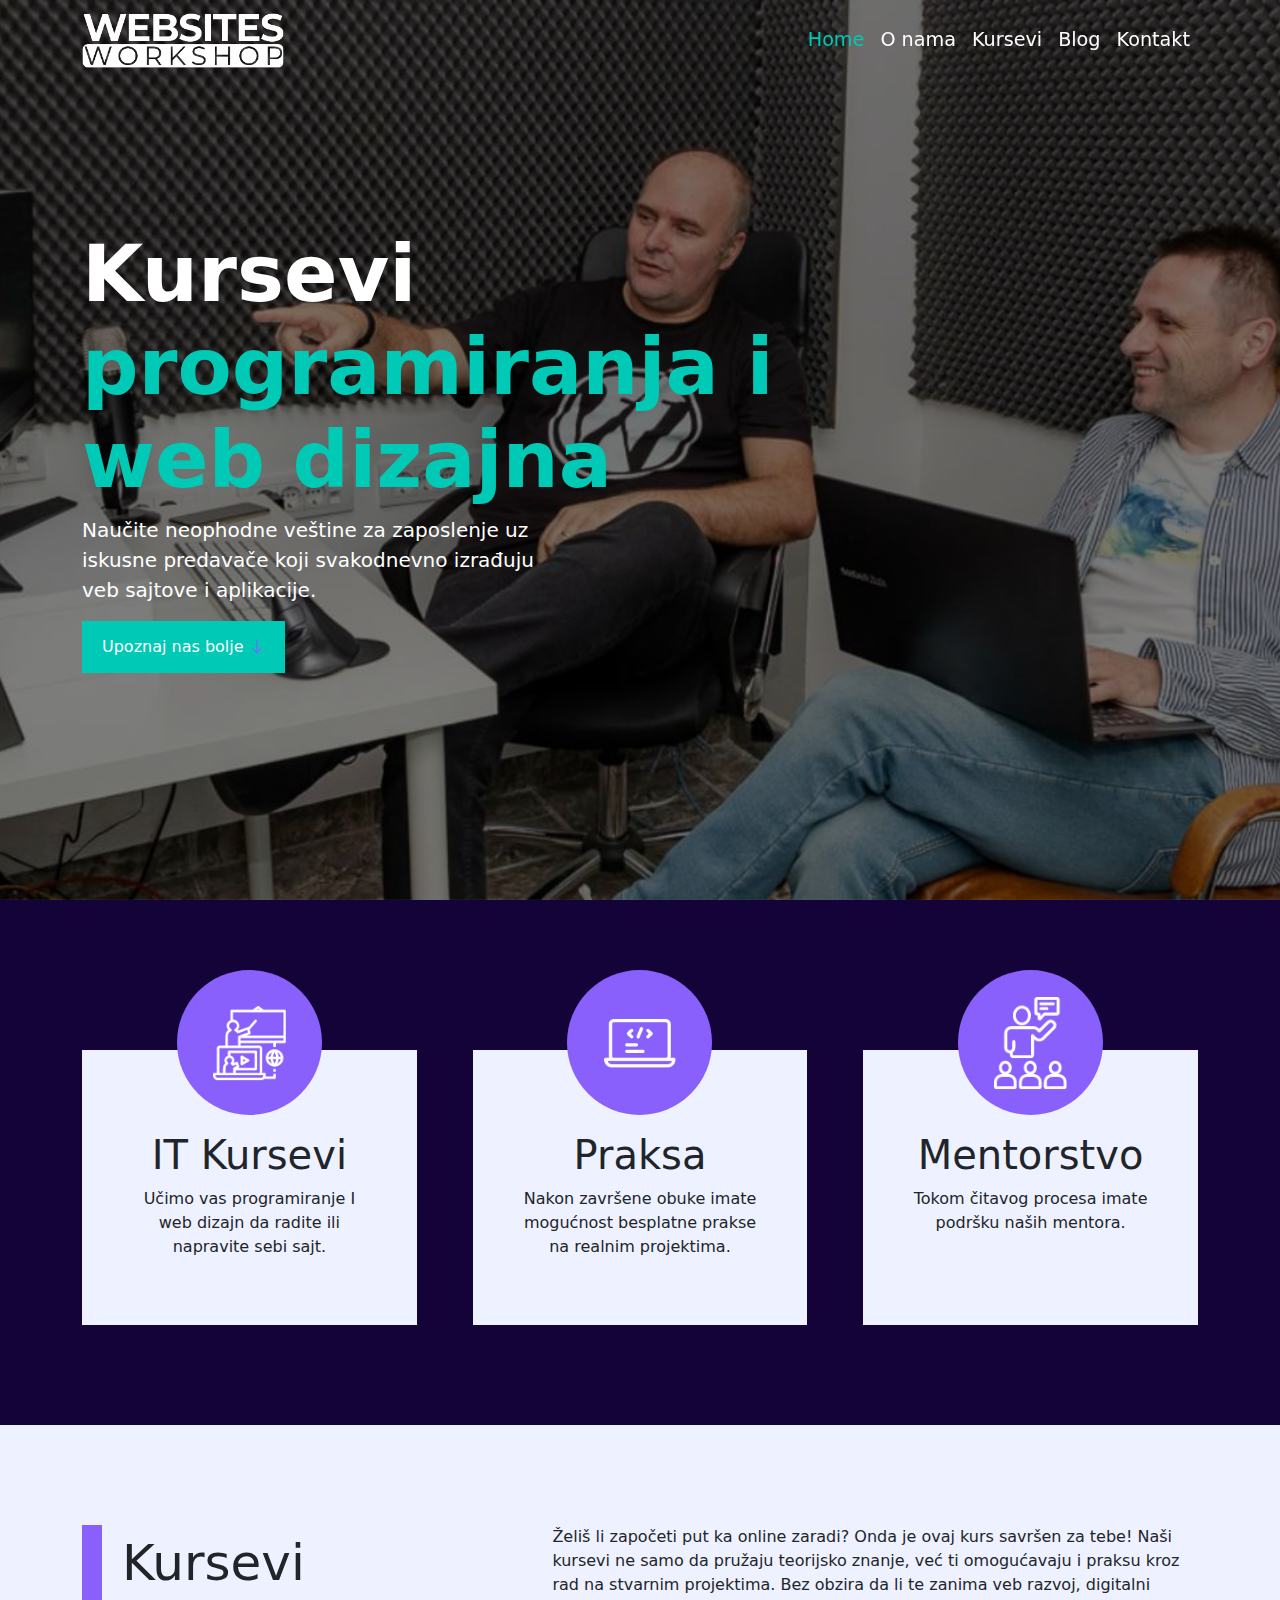
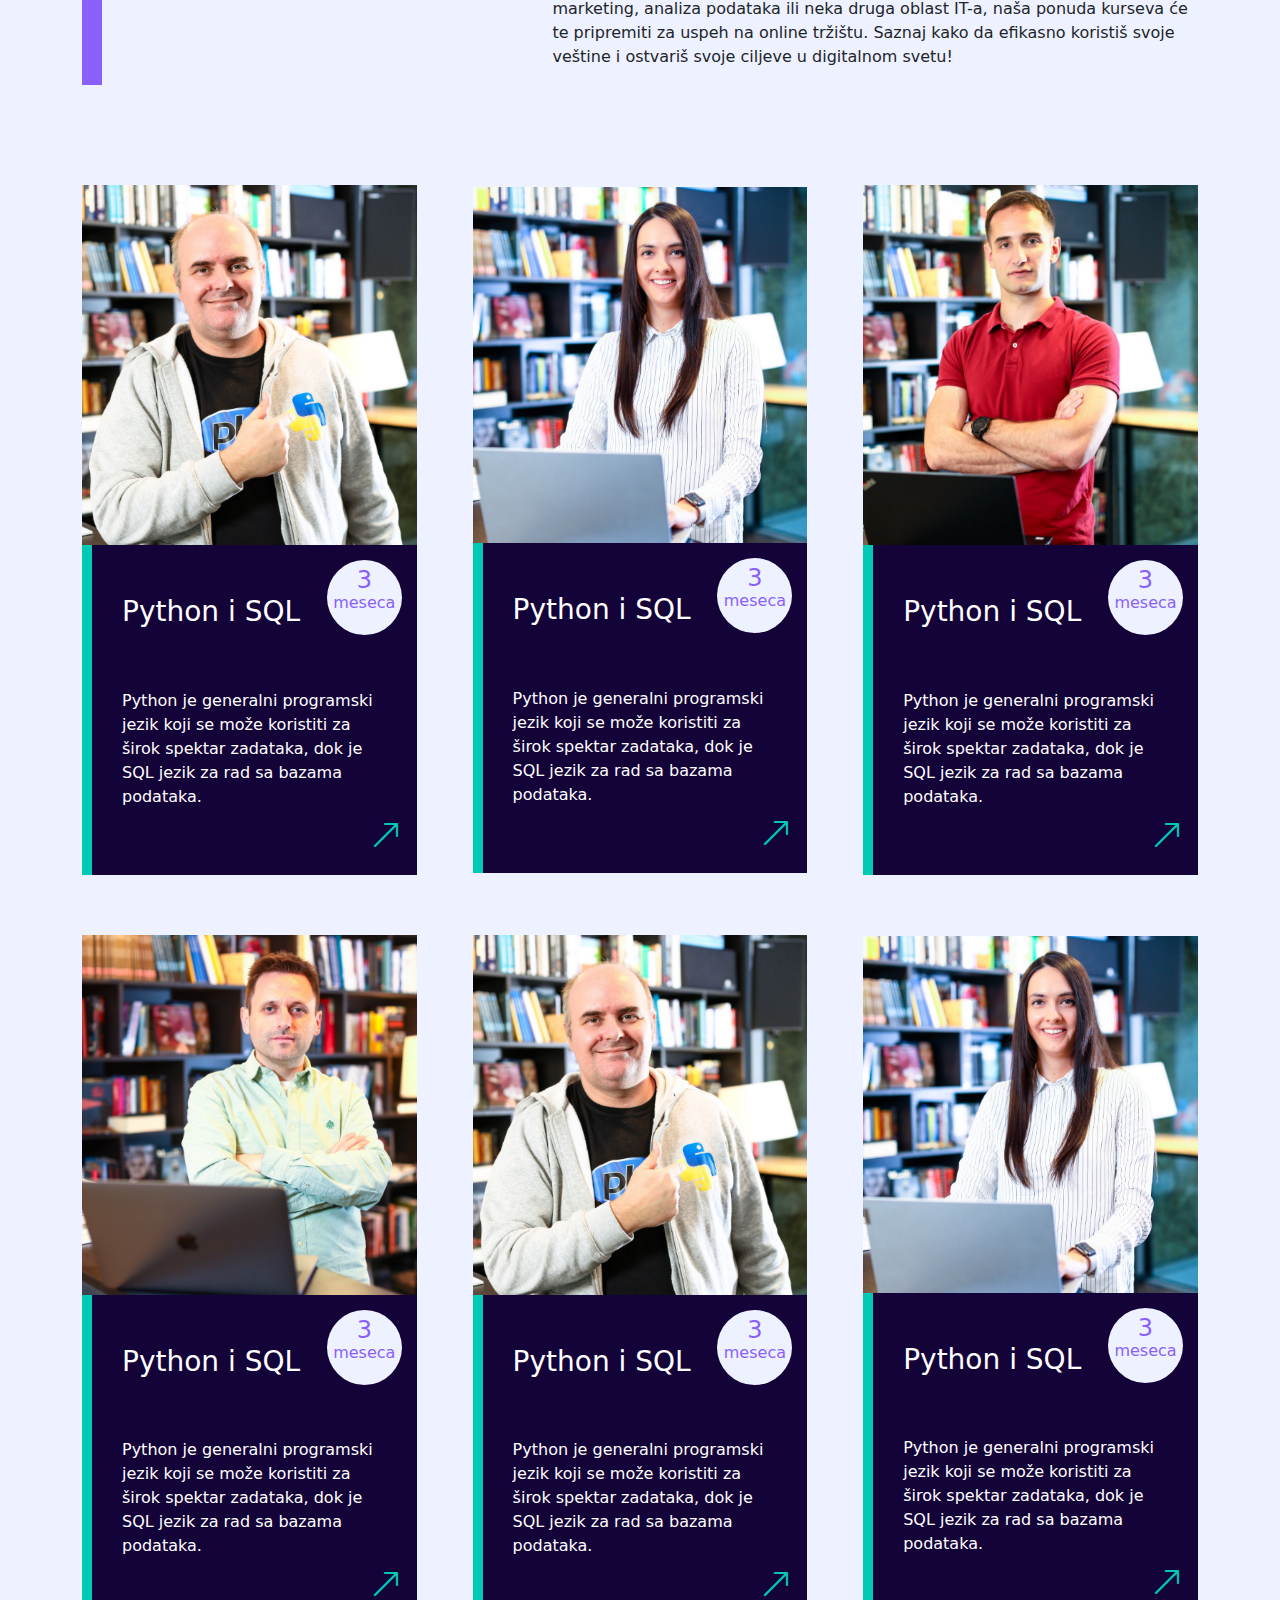
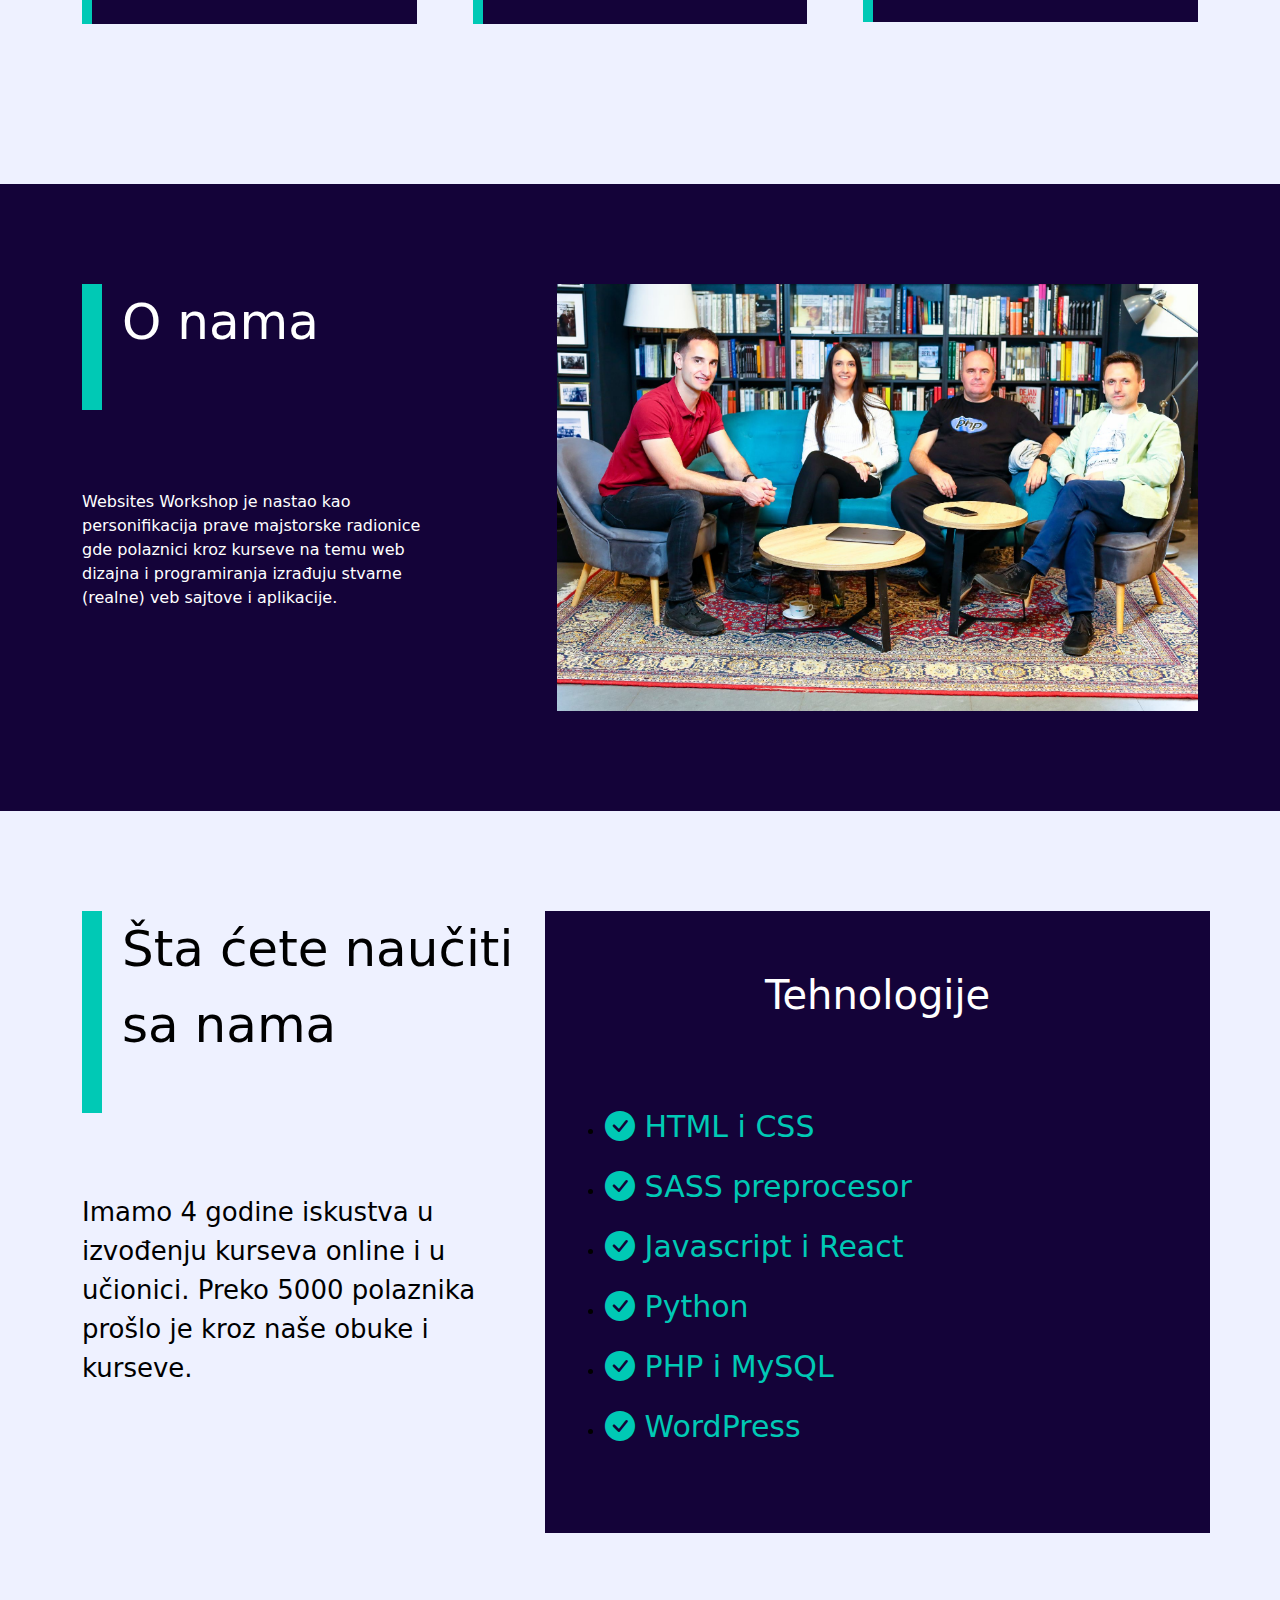
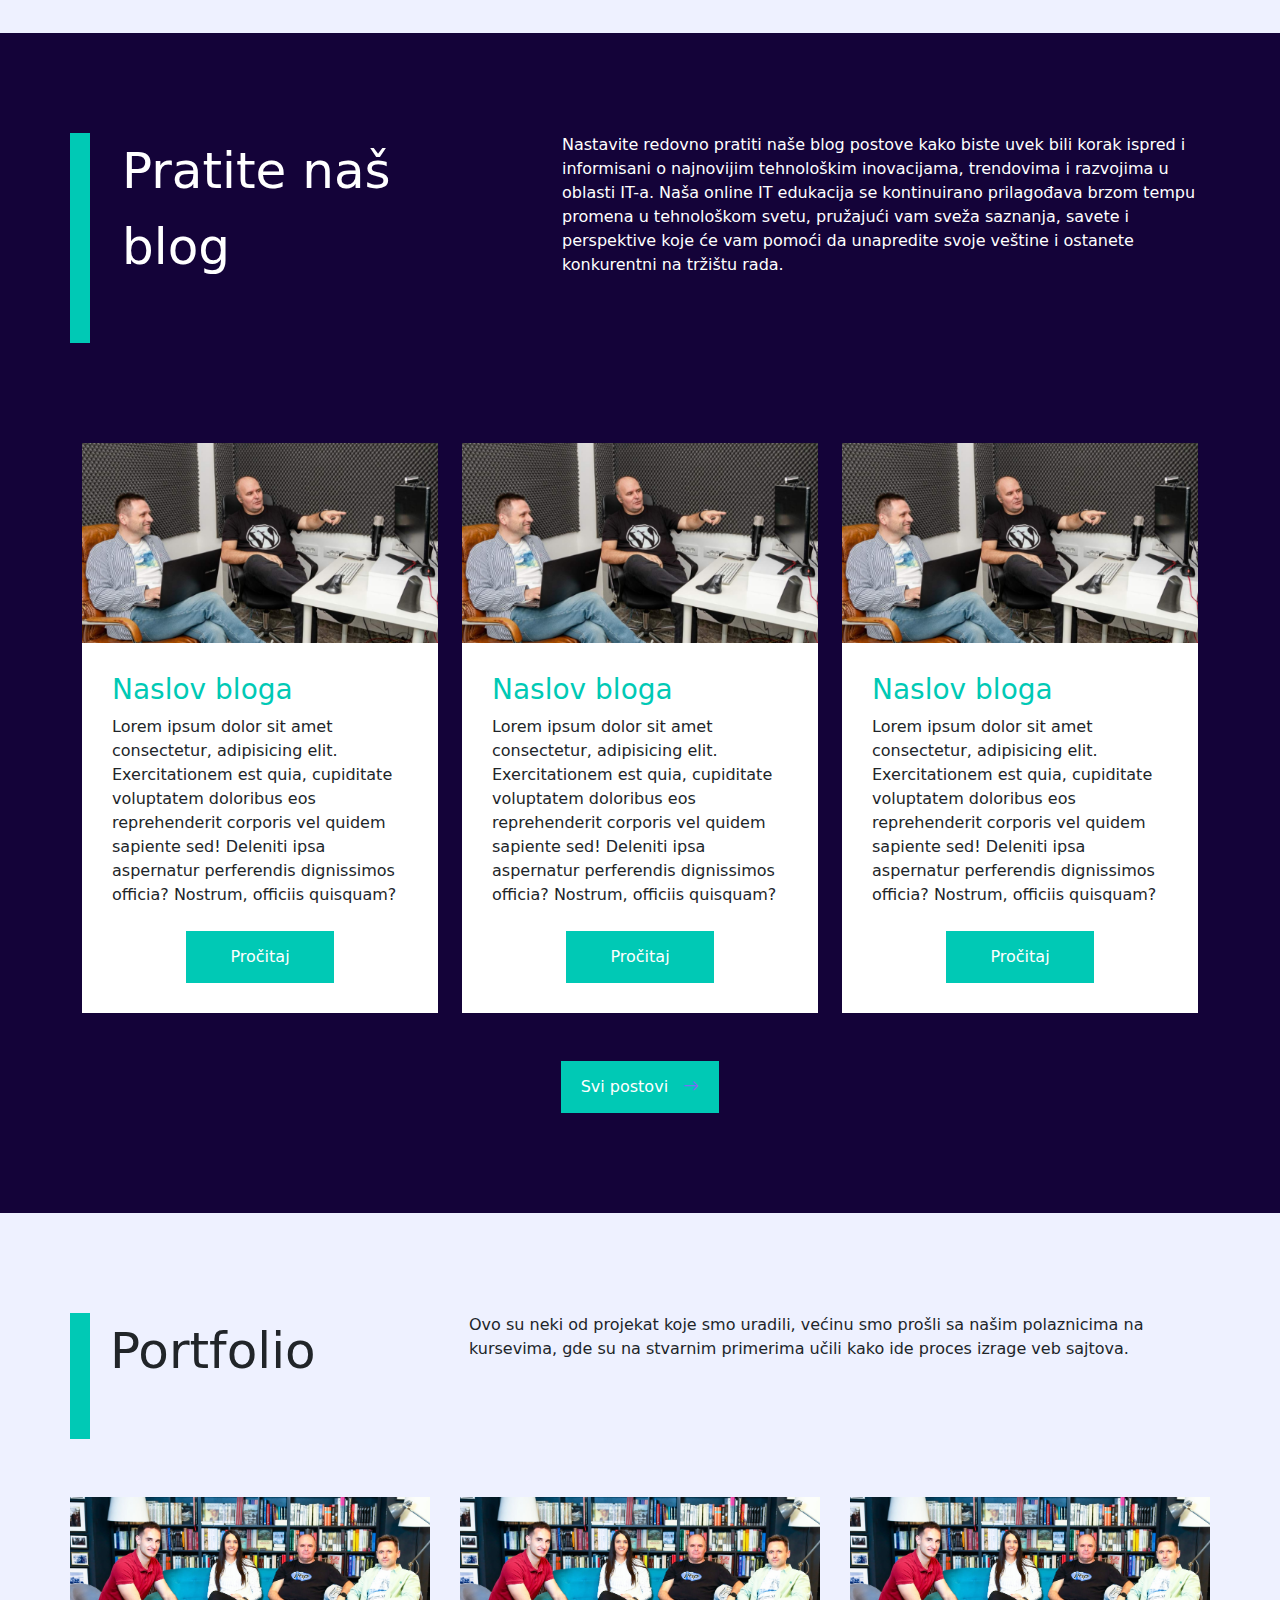
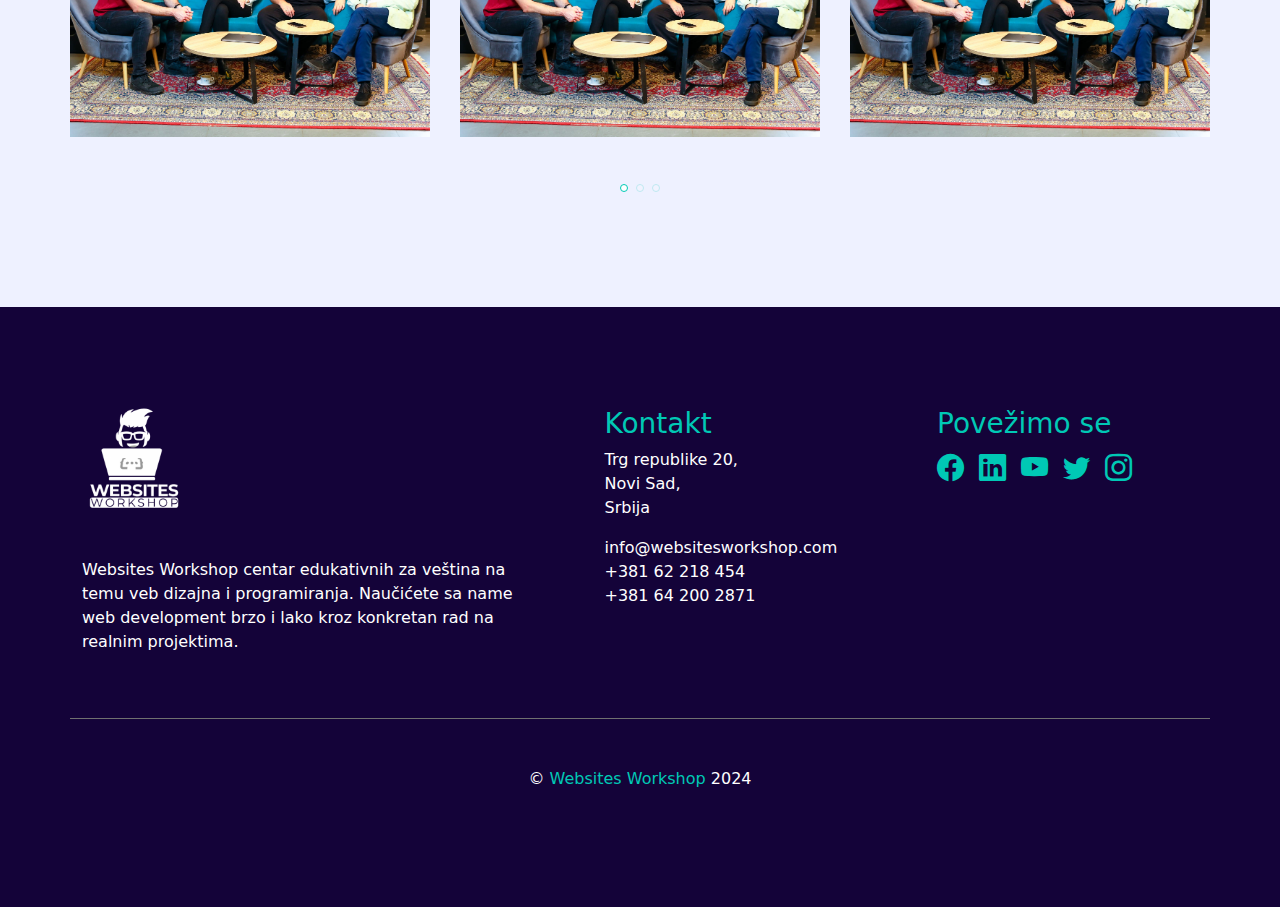
<file: index.html>
<!doctype html>
<html lang="en">

<head>
    <meta charset="utf-8">
    <meta name="viewport" content="width=device-width, initial-scale=1">
    <title>Websites Workshop</title>
    <link href="https://cdn.jsdelivr.net/npm/bootstrap@5.3.3/dist/css/bootstrap.min.css" rel="stylesheet"
        integrity="sha384-QWTKZyjpPEjISv5WaRU9OFeRpok6YctnYmDr5pNlyT2bRjXh0JMhjY6hW+ALEwIH" crossorigin="anonymous">
    <link rel="stylesheet" href="https://cdn.jsdelivr.net/npm/bootstrap-icons@1.11.3/font/bootstrap-icons.min.css">
    <link rel="stylesheet" href="https://cdn.jsdelivr.net/npm/swiper@11/swiper-bundle.min.css" />
    <link rel="stylesheet" href="style.css">
</head>

<body>

    <!-- nav -->
    <nav class="navbar navbar-expand-lg bg-body-tertiary fixed-top">
        <div class="container">
            <a class="navbar-brand" href="index.html">
                <img src="img/logo-tekst-beli.png" alt="">
            </a>
            <button class="navbar-toggler" type="button" data-bs-toggle="collapse" data-bs-target="#navbarNav"
                aria-controls="navbarNav" aria-expanded="false" aria-label="Toggle navigation">
                <span class="navbar-toggler-icon"></span>
            </button>
            <div class="collapse navbar-collapse" id="navbarNav">
                <ul class="navbar-nav ms-auto">
                    <li class="nav-item">
                        <a class="nav-link active" aria-current="page" href="#">Home</a>
                    </li>
                    <li class="nav-item">
                        <a class="nav-link" href="onama.html">O nama</a>
                    </li>
                    <li class="nav-item">
                        <a class="nav-link" href="#">Kursevi</a>
                    </li>
                    <li class="nav-item">
                        <a class="nav-link" href="#">Blog</a>
                    </li>
                    <li class="nav-item">
                        <a class="nav-link" href="#">Kontakt</a>
                    </li>
                </ul>
            </div>
        </div>
    </nav>

    <!-- mainHeader -->
    <header class="mainHeader d-flex align-items-center">
        <div class="container text-white">
            <h1>Kursevi <br> <span>programiranja i <br> web dizajna</span></h1>
            <p>Naučite neophodne veštine za zaposlenje uz <br> iskusne predavače koji svakodnevno izrađuju <br> veb
                sajtove i aplikacije.</p>
            <a href="" class="btn btn-success">Upoznaj nas bolje <i class="bi bi-arrow-down"></i></a>
        </div>
    </header>

    <!-- intro -->
    <div class="intro py text-center">
        <div class="container">
            <div class="d-flex justify-content-between">
                <div class="wrapper">
                    <div class="icon rounded-circle mx-auto">
                        <img src="img/outline.png" alt="">
                    </div>
                    <h3 class="mt-3">IT Kursevi</h3>
                    <p>Učimo vas programiranje I web dizajn da radite ili napravite sebi sajt.</p>
                </div>
                <div class="wrapper">
                    <div class="icon rounded-circle mx-auto">
                        <img src="img/programing_7207366.png" alt="">
                    </div>
                    <h3 class="mt-3">Praksa</h3>
                    <p>Nakon završene obuke imate mogućnost besplatne prakse na realnim projektima.</p>
                </div>
                <div class="wrapper">
                    <div class="icon rounded-circle mx-auto ">
                        <img src="img/mentor_12876042.png" alt="">
                    </div>
                    <h3 class="mt-3">Mentorstvo</h3>
                    <p>Tokom čitavog procesa imate podršku naših mentora.</p>
                </div>
            </div>
        </div>
    </div>

    <!-- kursevi -->
    <div class="kursevi py">
        <div class="container">
            <div class="uvod">
                <h2>Kursevi</h2>
                <p>Želiš li započeti put ka online zaradi? Onda je ovaj kurs savršen za tebe! Naši kursevi ne samo da
                    pružaju teorijsko znanje, već ti omogućavaju i praksu kroz rad na stvarnim projektima. Bez obzira da
                    li te zanima veb razvoj, digitalni marketing, analiza podataka ili neka druga oblast IT-a, naša
                    ponuda kurseva će te pripremiti za uspeh na online tržištu. Saznaj kako da efikasno koristiš svoje
                    veštine i ostvariš svoje ciljeve u digitalnom svetu!</p>
            </div>
            <div class="lista-kurseva pt">
                <div class="kurs">
                    <div class="featured-image">
                        <img src="img/sloba.png" alt="">
                    </div>
                    <div class="tekst">
                        <h3>Python i SQL</h3>
                        <p>Python je generalni programski jezik koji se može koristiti za širok spektar zadataka, dok je
                            SQL jezik za rad sa bazama podataka.</p>
                        <span><b>3</b> <br> meseca</span>
                        <a href=""><i class="bi bi-arrow-up-right"></i></a>
                    </div>
                </div>
                <div class="kurs">
                    <div class="featured-image">
                        <img src="img/aleksandra.png" alt="">
                    </div>
                    <div class="tekst">
                        <h3>Python i SQL</h3>
                        <p>Python je generalni programski jezik koji se može koristiti za širok spektar zadataka, dok je
                            SQL jezik za rad sa bazama podataka.</p>
                        <span><b>3</b> <br> meseca</span>
                        <a href=""><i class="bi bi-arrow-up-right"></i></a>
                    </div>
                </div>
                <div class="kurs">
                    <div class="featured-image">
                        <img src="img/predavac.png" alt="">
                    </div>
                    <div class="tekst">
                        <h3>Python i SQL</h3>
                        <p>Python je generalni programski jezik koji se može koristiti za širok spektar zadataka, dok je
                            SQL jezik za rad sa bazama podataka.</p>
                        <span> <b>3</b> <br> meseca</span>
                        <a href=""><i class="bi bi-arrow-up-right"></i></a>
                    </div>
                </div>
                <div class="kurs">
                    <div class="featured-image">
                        <img src="img/boban.png" alt="">
                    </div>
                    <div class="tekst">
                        <h3>Python i SQL</h3>
                        <p>Python je generalni programski jezik koji se može koristiti za širok spektar zadataka, dok je
                            SQL jezik za rad sa bazama podataka.</p>
                        <span> <b>3</b> <br> meseca</span>
                        <a href=""><i class="bi bi-arrow-up-right"></i></a>
                    </div>
                </div>
                <div class="kurs">
                    <div class="featured-image">
                        <img src="img/sloba.png" alt="">
                    </div>
                    <div class="tekst">
                        <h3>Python i SQL</h3>
                        <p>Python je generalni programski jezik koji se može koristiti za širok spektar zadataka, dok je
                            SQL jezik za rad sa bazama podataka.</p>
                        <span><b>3</b> <br> meseca</span>
                        <a href=""><i class="bi bi-arrow-up-right"></i></a>
                    </div>
                </div>
                <div class="kurs">
                    <div class="featured-image">
                        <img src="img/aleksandra.png" alt="">
                    </div>
                    <div class="tekst">
                        <h3>Python i SQL</h3>
                        <p>Python je generalni programski jezik koji se može koristiti za širok spektar zadataka, dok je
                            SQL jezik za rad sa bazama podataka.</p>
                        <span><b>3</b> <br> meseca</span>
                        <a href=""><i class="bi bi-arrow-up-right"></i></a>
                    </div>
                </div>
            </div>
        </div>
    </div>

    <!-- o nama -->
    <div class="onama py">
        <div class="container">
            <div class="row justify-content-between">
                <div class="col-md-4">
                    <h2>O nama</h2>
                    <p>Websites Workshop je nastao kao personifikacija prave majstorske radionice gde polaznici kroz
                        kurseve na temu web dizajna i programiranja izrađuju stvarne (realne) veb sajtove i aplikacije.
                    </p>
                </div>
                <div class="col-md-7">
                    <img src="img/gallery1.png" alt="" class="img-fluid">
                </div>
            </div>
        </div>
    </div>

    <!-- tehnologije -->
    <div class="tehnologije py">
        <div class="container">
            <div class="row">
                <div class="col-md-5">
                    <h2>Šta ćete naučiti <br> sa nama</h2>
                    <p>Imamo 4 godine iskustva u izvođenju kurseva online i u učionici. Preko 5000 polaznika prošlo je
                        kroz naše obuke i kurseve.</p>
                </div>
                <div class="col-md-7">
                    <h3 class="text-white text-center">Tehnologije</h3>
                    <ul class="list-unstuled ps-0">
                        <li><a href=""><i class="bi bi-check-circle-fill"></i> HTML i CSS</a></li>
                        <li><a href=""><i class="bi bi-check-circle-fill"></i> SASS preprocesor</a></li>
                        <li><a href=""><i class="bi bi-check-circle-fill"></i> Javascript i React</a></li>
                        <li><a href=""><i class="bi bi-check-circle-fill"></i> Python</a></li>
                        <li><a href=""><i class="bi bi-check-circle-fill"></i> PHP i MySQL</a></li>
                        <li><a href=""><i class="bi bi-check-circle-fill"></i> WordPress</a></li>
                    </ul>
                </div>
            </div>
        </div>
    </div>

    <!-- blog -->
    <div class="blog py">
        <div class="container">
            <div class="row justify-content-between text-white">
                <h2>Pratite naš blog</h2>
                <p>Nastavite redovno pratiti naše blog postove kako biste uvek bili korak ispred i informisani o
                    najnovijim tehnološkim inovacijama, trendovima i razvojima u oblasti IT-a. Naša online IT edukacija
                    se kontinuirano prilagođava brzom tempu promena u tehnološkom svetu, pružajući vam sveža saznanja,
                    savete i perspektive koje će vam pomoći da unapredite svoje veštine i ostanete konkurentni na
                    tržištu rada.</p>
            </div>
            <div class="row">
                <div class="col-md-4">
                    <div class="featured-image">
                        <img src="img/blog.png" class="img-fluid" alt="...">
                    </div>
                    <div class="text">
                        <h3>Naslov bloga</h3>
                        <p class="mb-4">Lorem ipsum dolor sit amet consectetur, adipisicing elit. Exercitationem est
                            quia, cupiditate voluptatem doloribus eos reprehenderit corporis vel quidem sapiente sed!
                            Deleniti ipsa aspernatur perferendis dignissimos officia? Nostrum, officiis quisquam?</p>
                        <a href="#" class="btn btn-success">Pročitaj</a>
                    </div>
                </div>
                <div class="col-md-4">
                    <div class="featured-image">
                        <img src="img/blog.png" class="img-fluid" alt="...">
                    </div>
                    <div class="text">
                        <h3>Naslov bloga</h3>
                        <p class="mb-4">Lorem ipsum dolor sit amet consectetur, adipisicing elit. Exercitationem est
                            quia, cupiditate voluptatem doloribus eos reprehenderit corporis vel quidem sapiente sed!
                            Deleniti ipsa aspernatur perferendis dignissimos officia? Nostrum, officiis quisquam?</p>
                        <a href="#" class="btn btn-success">Pročitaj</a>
                    </div>
                </div>
                <div class="col-md-4">
                    <div class="featured-image">
                        <img src="img/blog.png" class="img-fluid" alt="...">
                    </div>
                    <div class="text">
                        <h3>Naslov bloga</h3>
                        <p class="mb-4">Lorem ipsum dolor sit amet consectetur, adipisicing elit. Exercitationem est
                            quia, cupiditate voluptatem doloribus eos reprehenderit corporis vel quidem sapiente sed!
                            Deleniti ipsa aspernatur perferendis dignissimos officia? Nostrum, officiis quisquam?</p>
                        <a href="#" class="btn btn-success">Pročitaj</a>
                    </div>
                </div>
            </div>
            <div class="text-center mt-5">
                <a href="" class="btn btn-success">Svi postovi &nbsp; <i class="bi bi-arrow-right"></i></a>
            </div>
        </div>
    </div>

    <!-- portfolio -->
    <div class="portfolio container py">
        <div class="d-flex justify-content-between">
            <h2>Portfolio</h2>
            <p>Ovo su neki od projekat koje smo uradili, većinu smo prošli sa našim polaznicima na kursevima, gde su na
                stvarnim primerima učili kako ide proces izrage veb sajtova.</p>
        </div>
        <!-- Slider main container -->
        <div class="swiper mySwiper">
            <!-- Additional required wrapper -->
            <div class="swiper-wrapper">
                <!-- Slides -->
                <div class="swiper-slide">
                    <img src="img/gallery1.png" alt="">
                </div>
                <div class="swiper-slide">
                    <img src="img/gallery1.png" alt="">
                </div>
                <div class="swiper-slide">
                    <img src="img/gallery1.png" alt="">
                </div>
                <div class="swiper-slide">
                    <img src="img/gallery1.png" alt="">
                </div>
                <div class="swiper-slide">
                    <img src="img/gallery1.png" alt="">
                </div>
            </div>
            <!-- If we need pagination -->
            <div class="swiper-pagination"></div>
        </div>
    </div>

    <!-- footer -->
    <footer class="py">
        <div class="container">
            <div class="row justify-content-between text-white">
                <div class="col-md-5">
                    <img src="img/ww-logo-beli-300x300-2.png" alt="">
                    <p class="mt-5">Websites Workshop centar edukativnih za veština na temu veb dizajna i programiranja. Naučićete sa name web development brzo i lako kroz konkretan rad na realnim projektima.</p>
                </div>
                <div class="col-md-3">
                    <h3>Kontakt</h3>
                    <p>Trg republike 20, <br> Novi Sad, <br> Srbija</p>
                    <ul class="list-unstyled">
                        <li>info@websitesworkshop.com</li>
                        <li>+381 62 218 454</li>
                        <li>+381 64 200 2871</li>
                    </ul>
                </div>
                <div class="col-md-3">
                    <h3>Povežimo se</h3>
                    <div class="icons">
                        <a href=""><i class="bi bi-facebook"></i></a>
                        <a href=""><i class="bi bi-linkedin"></i></a>
                        <a href=""><i class="bi bi-youtube"></i></a>
                        <a href=""><i class="bi bi-twitter"></i></a>
                        <a href=""><i class="bi bi-instagram"></i></a>
                    </div>
                </div>
            </div>
            <div class="row pt-5 text-center text-white mt-5">
                <p>&copy; <a href="">Websites Workshop</a> 2024</p>
            </div>
        </div>
    </footer>

    <script src="https://cdn.jsdelivr.net/npm/bootstrap@5.3.3/dist/js/bootstrap.bundle.min.js"
        integrity="sha384-YvpcrYf0tY3lHB60NNkmXc5s9fDVZLESaAA55NDzOxhy9GkcIdslK1eN7N6jIeHz"
        crossorigin="anonymous"></script>
    <script src="https://cdn.jsdelivr.net/npm/swiper@11/swiper-bundle.min.js"></script>
    <script src="main.js"></script>
</body>

</html>
</file>
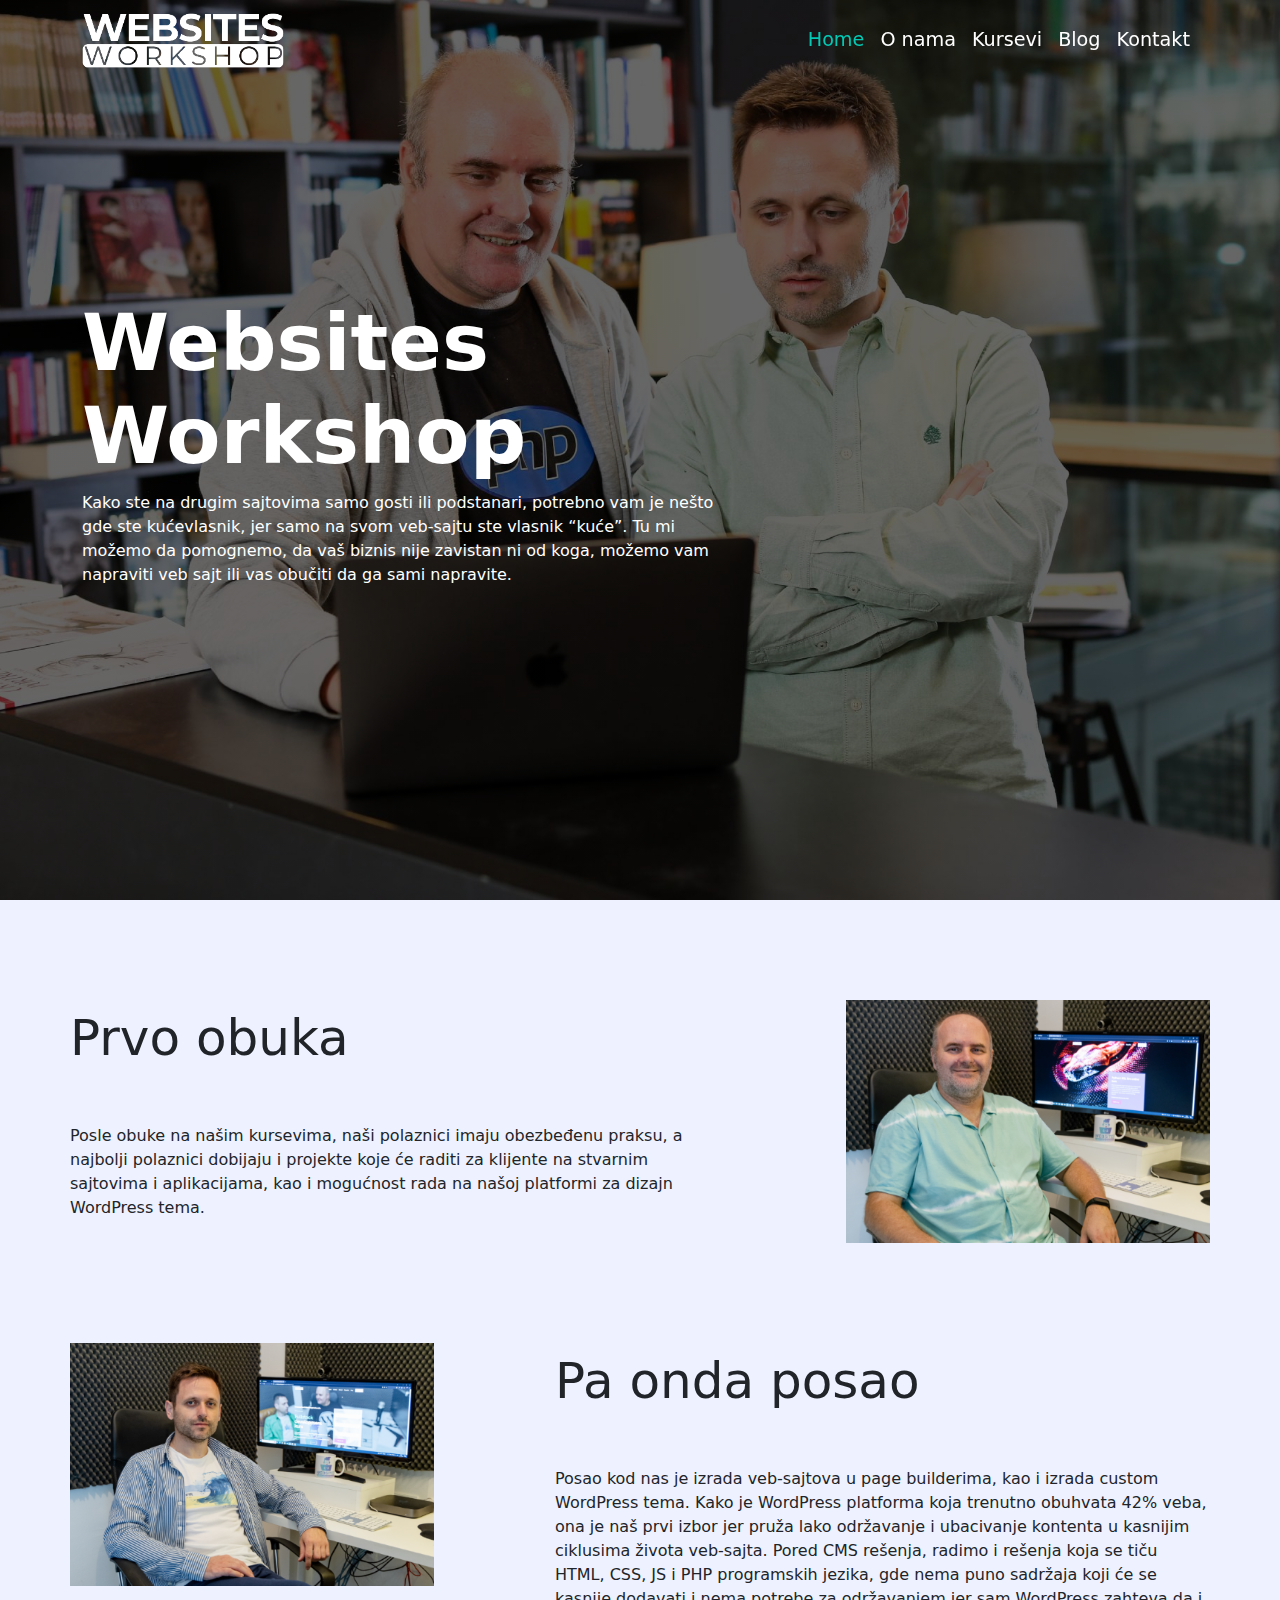
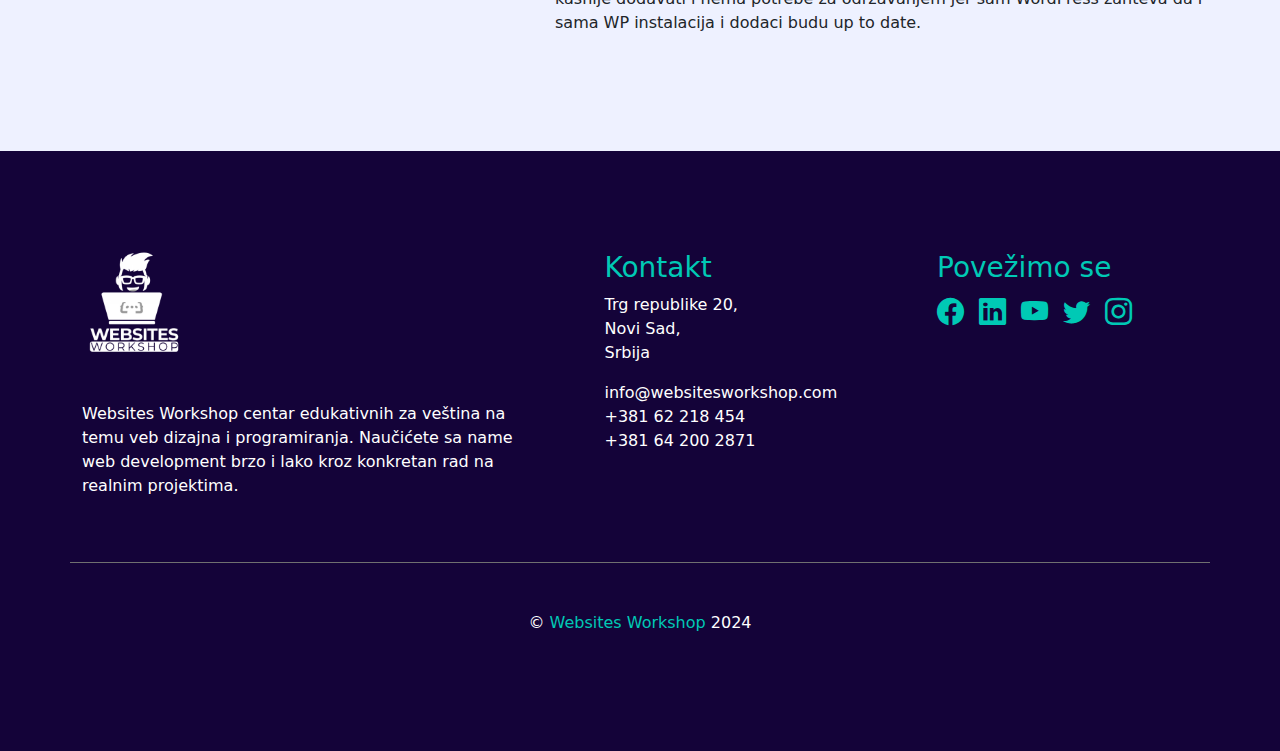
<file: onama.html>
<!doctype html>
<html lang="en">

<head>
    <meta charset="utf-8">
    <meta name="viewport" content="width=device-width, initial-scale=1">
    <title>Websites Workshop</title>
    <link href="https://cdn.jsdelivr.net/npm/bootstrap@5.3.3/dist/css/bootstrap.min.css" rel="stylesheet"
        integrity="sha384-QWTKZyjpPEjISv5WaRU9OFeRpok6YctnYmDr5pNlyT2bRjXh0JMhjY6hW+ALEwIH" crossorigin="anonymous">
    <link rel="stylesheet" href="https://cdn.jsdelivr.net/npm/bootstrap-icons@1.11.3/font/bootstrap-icons.min.css">
    <link rel="stylesheet" href="https://cdn.jsdelivr.net/npm/swiper@11/swiper-bundle.min.css" />
    <link rel="stylesheet" href="style.css">
</head>

<body>

    <!-- nav -->
    <nav class="navbar navbar-expand-lg bg-body-tertiary fixed-top">
        <div class="container">
            <a class="navbar-brand" href="index.html">
                <img src="img/logo-tekst-beli.png" alt="">
            </a>
            <button class="navbar-toggler" type="button" data-bs-toggle="collapse" data-bs-target="#navbarNav"
                aria-controls="navbarNav" aria-expanded="false" aria-label="Toggle navigation">
                <span class="navbar-toggler-icon"></span>
            </button>
            <div class="collapse navbar-collapse" id="navbarNav">
                <ul class="navbar-nav ms-auto">
                    <li class="nav-item">
                        <a class="nav-link active" aria-current="page" href="index.html">Home</a>
                    </li>
                    <li class="nav-item">
                        <a class="nav-link" href="onama.html">O nama</a>
                    </li>
                    <li class="nav-item">
                        <a class="nav-link" href="#">Kursevi</a>
                    </li>
                    <li class="nav-item">
                        <a class="nav-link" href="#">Blog</a>
                    </li>
                    <li class="nav-item">
                        <a class="nav-link" href="#">Kontakt</a>
                    </li>
                </ul>
            </div>
        </div>
    </nav>

    <!-- onama page -->
    <div class="headers onama">
        <div class="container">
            <div class="row align-items-center">
                <div class="col-md-7">
                    <h1>Websites Workshop</h1>
                    <p>Kako ste na drugim sajtovima samo gosti ili podstanari, potrebno vam je nešto gde ste kućevlasnik, jer samo na svom veb-sajtu ste vlasnik “kuće”. Tu mi možemo da pomognemo, da vaš biznis nije zavistan ni od koga, možemo vam napraviti veb sajt ili vas obučiti da ga sami napravite.</p>
                </div>
            </div>
        </div>
    </div>

    <!-- onama uvod -->
    <div class="onamaUvod container py">
        <div class="row justify-content-between">
            <div class="col-md-7">
                <h2>Prvo obuka</h2>
                <p class="mt-5">Posle obuke na našim kursevima, naši polaznici imaju obezbeđenu praksu, a najbolji polaznici dobijaju i projekte koje će raditi za klijente na stvarnim sajtovima i aplikacijama, kao i mogućnost rada na našoj platformi za dizajn WordPress tema.</p>
            </div>
            <div class="col-md-4">
                <img src="img/onama-sloba.png" alt="" class="img-fluid">
            </div>
        </div>
        <div class="row justify-content-between pt">
            <div class="col-md-4">
                <img src="img/onama-boban.png" alt="" class="img-fluid">
            </div>
            <div class="col-md-7">
                <h2>Pa onda posao</h2>
                <p class="mt-5">Posao kod nas je izrada veb-sajtova u page builderima, kao i izrada custom WordPress tema. Kako je WordPress platforma koja trenutno obuhvata 42% veba, ona je naš prvi izbor jer pruža lako održavanje i ubacivanje kontenta u kasnijim ciklusima života veb-sajta. Pored CMS rešenja, radimo i rešenja koja se tiču HTML, CSS, JS i PHP programskih jezika, gde nema puno sadržaja koji će se kasnije dodavati i nema potrebe za održavanjem jer sam WordPress zahteva da i sama WP instalacija i dodaci budu up to date.</p>
            </div>
        </div>
    </div>

    <!-- footer -->
    <footer class="py">
        <div class="container">
            <div class="row justify-content-between text-white">
                <div class="col-md-5">
                    <img src="img/ww-logo-beli-300x300-2.png" alt="">
                    <p class="mt-5">Websites Workshop centar edukativnih za veština na temu veb dizajna i programiranja. Naučićete sa name web development brzo i lako kroz konkretan rad na realnim projektima.</p>
                </div>
                <div class="col-md-3">
                    <h3>Kontakt</h3>
                    <p>Trg republike 20, <br> Novi Sad, <br> Srbija</p>
                    <ul class="list-unstyled">
                        <li>info@websitesworkshop.com</li>
                        <li>+381 62 218 454</li>
                        <li>+381 64 200 2871</li>
                    </ul>
                </div>
                <div class="col-md-3">
                    <h3>Povežimo se</h3>
                    <div class="icons">
                        <a href=""><i class="bi bi-facebook"></i></a>
                        <a href=""><i class="bi bi-linkedin"></i></a>
                        <a href=""><i class="bi bi-youtube"></i></a>
                        <a href=""><i class="bi bi-twitter"></i></a>
                        <a href=""><i class="bi bi-instagram"></i></a>
                    </div>
                </div>
            </div>
            <div class="row pt-5 text-center text-white mt-5">
                <p>&copy; <a href="">Websites Workshop</a> 2024</p>
            </div>
        </div>
    </footer>

    <script src="https://cdn.jsdelivr.net/npm/bootstrap@5.3.3/dist/js/bootstrap.bundle.min.js"
        integrity="sha384-YvpcrYf0tY3lHB60NNkmXc5s9fDVZLESaAA55NDzOxhy9GkcIdslK1eN7N6jIeHz"
        crossorigin="anonymous"></script>
    <script src="https://cdn.jsdelivr.net/npm/swiper@11/swiper-bundle.min.js"></script>
    <script src="main.js"></script>
</body>

</html>
</file>
<file: style.css>
@import url("https://fonts.googleapis.com/css2?family=Poppins:ital,wght@0,100;0,200;0,300;0,400;0,500;0,600;0,700;0,800;0,900;1,100;1,200;1,300;1,400;1,500;1,600;1,700;1,800;1,900&display=swap");
* {
  margin: 0;
  padding: 0;
  box-sizing: border-box;
}

body {
  font-size: 16px;
  background: #EEF1FF;
}

h1 {
  font-weight: 800;
  line-height: 93px;
  font-size: 79px;
}

h2 {
  font-size: 50px;
  line-height: 76px;
  font-weight: 400;
}

h4 {
  font-size: 20px;
  line-height: 30px;
}

a {
  transition: 0.3s linear;
}

.container {
  max-width: 1140px;
  width: 100%;
  margin: auto;
}

.btn {
  padding: 14px 20px;
  border-radius: 0;
  border: none;
}

.btn-success {
  background: #00C9B5;
  border-radius: 0;
  border: none;
}
.btn-success i {
  color: #8A60FC;
}

.py {
  padding: 100px 0;
}

.pt {
  padding-top: 100px;
}

.pb {
  padding-bottom: 100px;
}

nav.bg-body-tertiary {
  background: transparent !important;
}
nav.bg-body-tertiary .nav-link {
  color: white;
  font-size: 1.2rem;
}
nav.bg-body-tertiary .nav-link:hover {
  color: #00C9B5;
}
nav.bg-body-tertiary .active {
  color: #00C9B5 !important;
}

.swiper {
  width: 100%;
  height: 100%;
}
.swiper .swiper-wrapper {
  padding-bottom: 70px;
  padding-top: 50px;
}
.swiper .swiper-wrapper .swiper-slide {
  text-align: center;
  font-size: 18px;
  background: #fff;
  display: flex;
  justify-content: center;
  align-items: center;
}
.swiper .swiper-wrapper img {
  display: block;
  width: 100%;
  height: 100%;
  -o-object-fit: cover;
     object-fit: cover;
}
.swiper .swiper-pagination-bullet {
  background: white;
  border: 1px solid #00C9B5;
}

.headers {
  height: 100vh;
}

.headers.onama, .headers.tehnologije {
  background: linear-gradient(rgba(0, 0, 0, 0.6), rgba(0, 0, 0, 0.6)), url(img/onama.jpg);
  background-position: center top;
  background-size: cover;
}
.headers.onama .row, .headers.tehnologije .row {
  height: 100vh;
}

.mainHeader {
  background: linear-gradient(rgba(0, 0, 0, 0.5), rgba(0, 0, 0, 0.5)), url(img/home-hero.png);
  background-position: center;
  background-size: cover;
  height: 100vh;
}
.mainHeader span {
  color: #00C9B5;
}
.mainHeader p {
  font-size: 20px;
}
.mainHeader .btn-success:hover {
  background: #140339;
}
.mainHeader .btn-success:hover i {
  color: #00C9B5;
}

.intro {
  background: #140339;
  padding-top: 150px;
}
.intro .wrapper {
  flex: 0 0 30%;
  background: #EEF1FF;
  padding: 50px;
}
.intro .wrapper h3 {
  font-size: 40px;
}
.intro .wrapper .icon {
  width: 145px;
  height: 145px;
  line-height: 145px;
  background: #8A60FC;
  margin-top: -130px;
}
.intro .wrapper .icon img {
  width: 50%;
}

.kursevi {
  background: #EEF1FF;
}
.kursevi .uvod {
  display: flex;
  flex-wrap: wrap;
  flex-direction: row;
  justify-content: space-between;
  align-items: flex-start;
  border-width: 20px;
  border-left-style: solid;
  border-color: #8A60FC;
  padding-left: 20px;
  padding-bottom: 50px;
  padding-bottom: 0px;
}
.kursevi .uvod h2 {
  flex: 0 0 40%;
}
.kursevi .uvod p {
  flex: 0 0 60%;
}
.kursevi .lista-kurseva {
  color: white;
  display: flex;
  flex-wrap: wrap;
  flex-direction: row;
  justify-content: space-between;
  align-items: center;
}
.kursevi .lista-kurseva .kurs {
  flex: 0 0 30%;
  margin-bottom: 60px;
}
.kursevi .lista-kurseva .kurs img {
  width: 100%;
  display: block;
}
.kursevi .lista-kurseva .kurs .tekst {
  border-left: 10px solid #00C9B5;
  background: #140339;
  padding: 50px 30px;
  position: relative;
}
.kursevi .lista-kurseva .kurs .tekst h3 {
  margin-bottom: 60px;
}
.kursevi .lista-kurseva .kurs .tekst a {
  position: absolute;
  bottom: 15px;
  right: 15px;
  color: #00C9B5;
  font-size: 2rem;
}
.kursevi .lista-kurseva .kurs .tekst span {
  background: #EEF1FF;
  border-radius: 100%;
  position: absolute;
  top: 15px;
  right: 15px;
  color: #8A60FC;
  text-align: center;
  width: 75px;
  height: 75px;
  line-height: 20px;
  padding-top: 10px;
}
.kursevi .lista-kurseva .kurs .tekst span b {
  font-size: 1.5rem;
  font-weight: 500;
}

.onama, .tehnologije {
  background: #140339;
  color: white;
}
.onama h2, .tehnologije h2 {
  border-width: 20px;
  border-left-style: solid;
  border-color: #00C9B5;
  padding-left: 20px;
  padding-bottom: 50px;
  margin-bottom: 80px;
}

.tehnologije {
  background: #EEF1FF;
  color: black;
}
.tehnologije .col-md-5 p {
  font-size: 26px;
}
.tehnologije .col-md-7 {
  background: #140339;
  padding: 60px;
}
.tehnologije .col-md-7 h3 {
  font-size: 40px;
  padding-bottom: 70px;
}
.tehnologije .col-md-7 ul {
  line-height: 2;
}
.tehnologije .col-md-7 ul a {
  font-size: 30px;
  color: #00C9B5;
  text-decoration: none;
}

.blog {
  background: #140339;
}
.blog .row:nth-child(1) {
  border-width: 20px;
  border-left-style: solid;
  border-color: #00C9B5;
  padding-left: 20px;
  padding-bottom: 50px;
}
.blog .row:nth-child(1) h2 {
  flex: 0 0 35%;
}
.blog .row:nth-child(1) p {
  flex: 0 0 60%;
}
.blog .row:nth-child(2) {
  padding-top: 100px;
}
.blog .row:nth-child(2) .text {
  background: white;
  padding: 30px;
}
.blog .row:nth-child(2) .text h3 {
  color: #00C9B5;
}
.blog .row:nth-child(2) .text .btn-success {
  width: 50%;
  display: block;
  margin: auto;
}
.blog .row:nth-child(2) .text .btn-success:hover .btn-success:hover {
  background: #140339;
}
.blog .row:nth-child(2) .text .btn-success:hover .btn-success:hover i {
  color: #00C9B5;
}
.blog .btn-success:hover {
  background: #8A60FC;
}
.blog .btn-success:hover i {
  color: white;
}

.portfolio .d-flex h2 {
  border-width: 20px;
  border-left-style: solid;
  border-color: #00C9B5;
  padding-left: 20px;
  padding-bottom: 50px;
  flex: 0 0 25%;
}
.portfolio .d-flex p {
  flex: 0 0 65%;
}

footer {
  background: #140339;
}
footer h3 {
  color: #00C9B5;
}
footer .icons a {
  color: #00C9B5;
  font-size: 1.7rem;
  margin-right: 10px;
}
footer .icons a:hover {
  color: white;
}
footer .row:last-child {
  border-top: 1px solid #707070;
}
footer .row:last-child a {
  color: #00C9B5;
  text-decoration: none;
}
footer .row:last-child a:hover {
  color: white;
}/*# sourceMappingURL=style.css.map */
</file>
